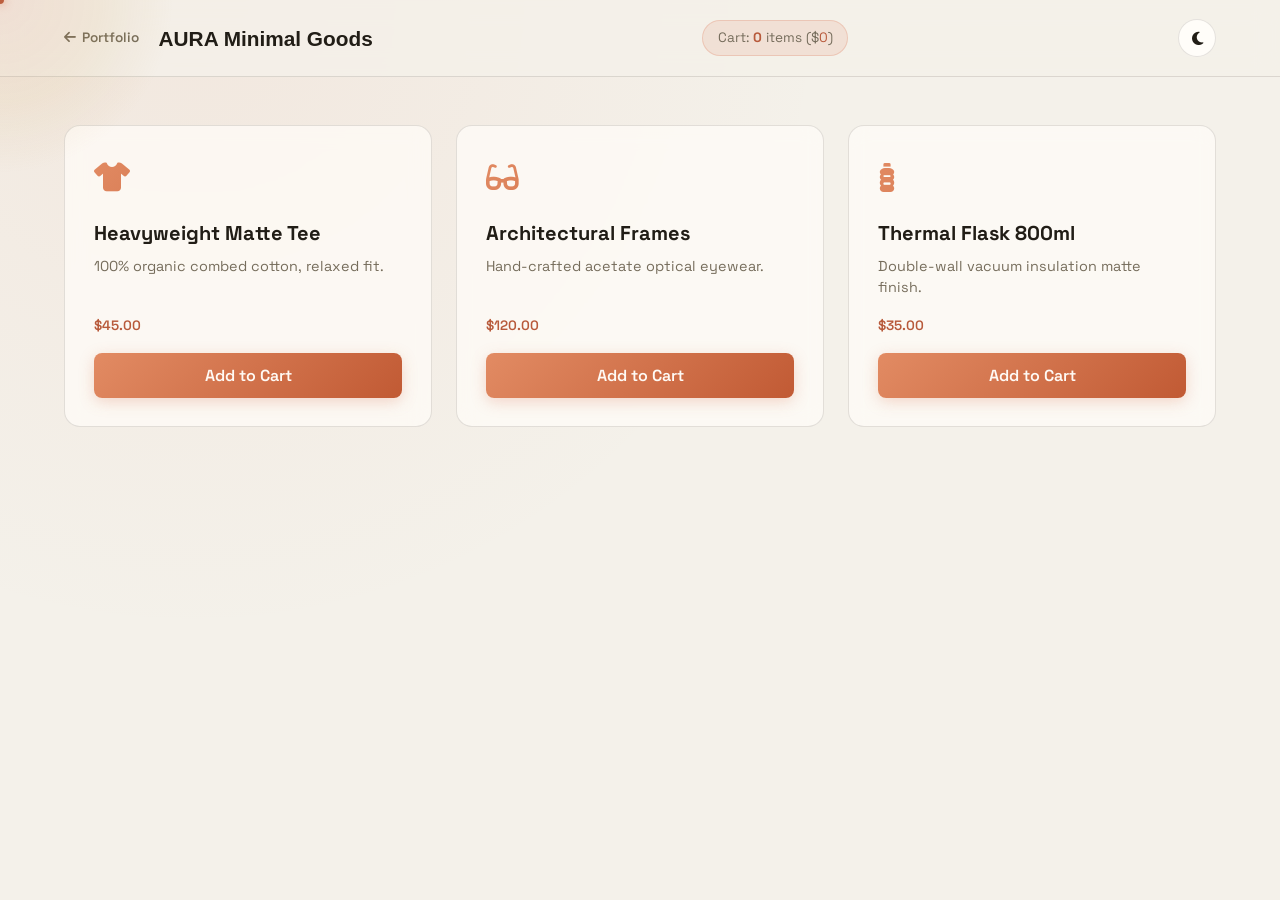
<file: ecommerce_2.html>
<!DOCTYPE html>
<html lang="en">
<head>
  <meta charset="UTF-8">
  <meta name="viewport" content="width=device-width, initial-scale=1.0">
  <script>
    (function () {
      var t = localStorage.getItem('devhoney-theme');
      var d = window.matchMedia && window.matchMedia('(prefers-color-scheme: dark)').matches;
      document.documentElement.setAttribute('data-theme', t || (d ? 'dark' : 'light'));
    })();
  </script>
  <title>AURA Minimal Goods | DEVHONEY</title>
  <link rel="stylesheet" href="style.css">
  <link rel="stylesheet" href="https://cdnjs.cloudflare.com/ajax/libs/font-awesome/6.4.0/css/all.min.css">
  <link href="https://fonts.googleapis.com/css2?family=Space+Grotesk:wght@400;600;700&display=swap" rel="stylesheet">
</head>
<body class="app-body">

  <div class="cursor-dot"></div>
  <div class="cursor-glow"></div>

  <header class="app-header">
    <div class="header-brand">
      <a href="index.html" class="back-link"><i class="fa-solid fa-arrow-left"></i> Portfolio</a>
      <h1>AURA Minimal Goods</h1>
    </div>
    <div class="cart-status">
      Cart: <strong id="cartCount">0</strong> items ($<span id="cartTotal">0</span>)
    </div>
  </header>

  <main class="app-container">
    <div class="hud-grid">
      <div class="bento-card product-card">
        <div class="card-icon"><i class="fa-solid fa-shirt"></i></div>
        <h3>Heavyweight Matte Tee</h3>
        <p>100% organic combed cotton, relaxed fit.</p>
        <span class="subtitle">$45.00</span>
        <button class="btn-primary full-width add-to-cart" data-price="45">Add to Cart</button>
      </div>

      <div class="bento-card product-card">
        <div class="card-icon"><i class="fa-solid fa-glasses"></i></div>
        <h3>Architectural Frames</h3>
        <p>Hand-crafted acetate optical eyewear.</p>
        <span class="subtitle">$120.00</span>
        <button class="btn-primary full-width add-to-cart" data-price="120">Add to Cart</button>
      </div>

      <div class="bento-card product-card">
        <div class="card-icon"><i class="fa-solid fa-bottle-water"></i></div>
        <h3>Thermal Flask 800ml</h3>
        <p>Double-wall vacuum insulation matte finish.</p>
        <span class="subtitle">$35.00</span>
        <button class="btn-primary full-width add-to-cart" data-price="35">Add to Cart</button>
      </div>
    </div>
  </main>

  <script src="script.js"></script>
</body>
</html>
</file>
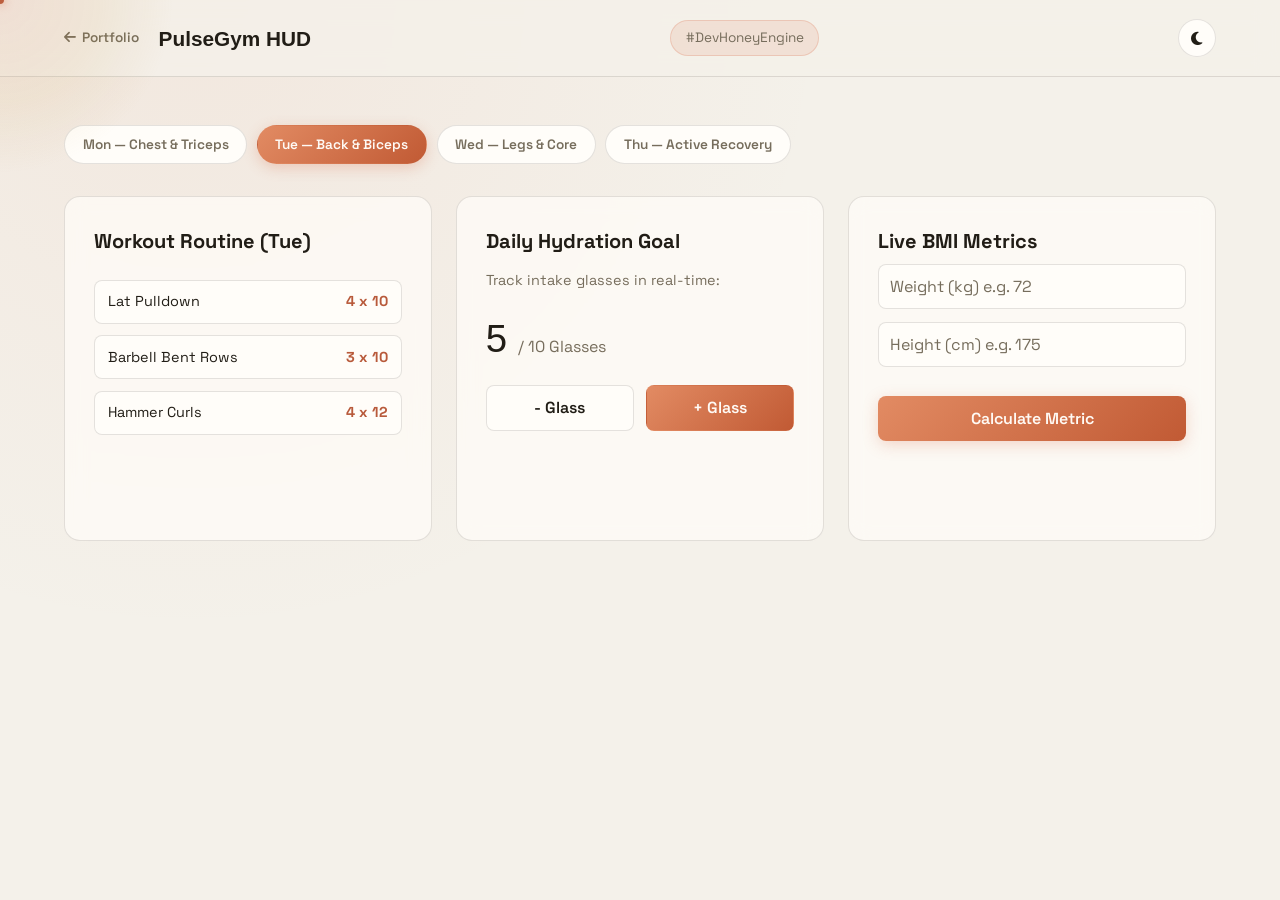
<file: gym_2.html>
<!DOCTYPE html>
<html lang="en">
<head>
  <meta charset="UTF-8">
  <meta name="viewport" content="width=device-width, initial-scale=1.0">
  <script>
    (function () {
      var t = localStorage.getItem('devhoney-theme');
      var d = window.matchMedia && window.matchMedia('(prefers-color-scheme: dark)').matches;
      document.documentElement.setAttribute('data-theme', t || (d ? 'dark' : 'light'));
    })();
  </script>
  <title> Gym HUD | DEVHONEY</title>
  <link rel="stylesheet" href="style.css">
  <link rel="stylesheet" href="https://cdnjs.cloudflare.com/ajax/libs/font-awesome/6.4.0/css/all.min.css">
  <link href="https://fonts.googleapis.com/css2?family=Space+Grotesk:wght@400;600;700&display=swap" rel="stylesheet">
</head>
<body class="app-body">

  <div class="cursor-dot"></div>
  <div class="cursor-glow"></div>

  <header class="app-header">
    <div class="header-brand">
      <a href="index.html" class="back-link"><i class="fa-solid fa-arrow-left"></i> Portfolio</a>
      <h1>PulseGym HUD</h1>
    </div>
    <span class="engine-tag">#DevHoneyEngine</span>
  </header>

  <main class="app-container">
    <!-- Day Tabs -->
    <div class="tab-bar">
      <button class="tab-btn" data-day="mon">Mon — Chest & Triceps</button>
      <button class="tab-btn active" data-day="tue">Tue — Back & Biceps</button>
      <button class="tab-btn" data-day="wed">Wed — Legs & Core</button>
      <button class="tab-btn" data-day="thu">Thu — Active Recovery</button>
    </div>

    <!-- HUD Dashboard Cards -->
    <div class="hud-grid">
      <!-- Workout Split Card -->
      <div class="bento-card hud-card">
        <h3>Workout Routine (<span id="currentDay">Tue</span>)</h3>
        <ul class="routine-list" id="routineList">
          <li><span>Lat Pulldown</span> <strong>4 x 10</strong></li>
          <li><span>Barbell Bent Rows</span> <strong>3 x 10</strong></li>
          <li><span>Hammer Curls</span> <strong>4 x 12</strong></li>
        </ul>
      </div>

      <!-- Hydration Counter -->
      <div class="bento-card hud-card">
        <h3>Daily Hydration Goal</h3>
        <p class="subtext">Track intake glasses in real-time:</p>
        <div class="counter-display">
          <span id="waterCount">5</span> <small>/ 10 Glasses</small>
        </div>
        <div class="counter-controls">
          <button class="counter-btn" id="removeGlass">- Glass</button>
          <button class="counter-btn primary" id="addGlass">+ Glass</button>
        </div>
      </div>

      <!-- Live BMI Calculator -->
      <div class="bento-card hud-card">
        <h3>Live BMI Metrics</h3>
        <div class="bmi-inputs">
          <input type="number" id="bmiWeight" placeholder="Weight (kg) e.g. 72">
          <input type="number" id="bmiHeight" placeholder="Height (cm) e.g. 175">
          <button class="btn-primary full-width" id="calcBmiBtn">Calculate Metric</button>
        </div>
        <div class="bmi-result" id="bmiResult">Enter details above</div>
      </div>
    </div>
  </main>

  <script src="script.js"></script>
</body>
</html>
</file>
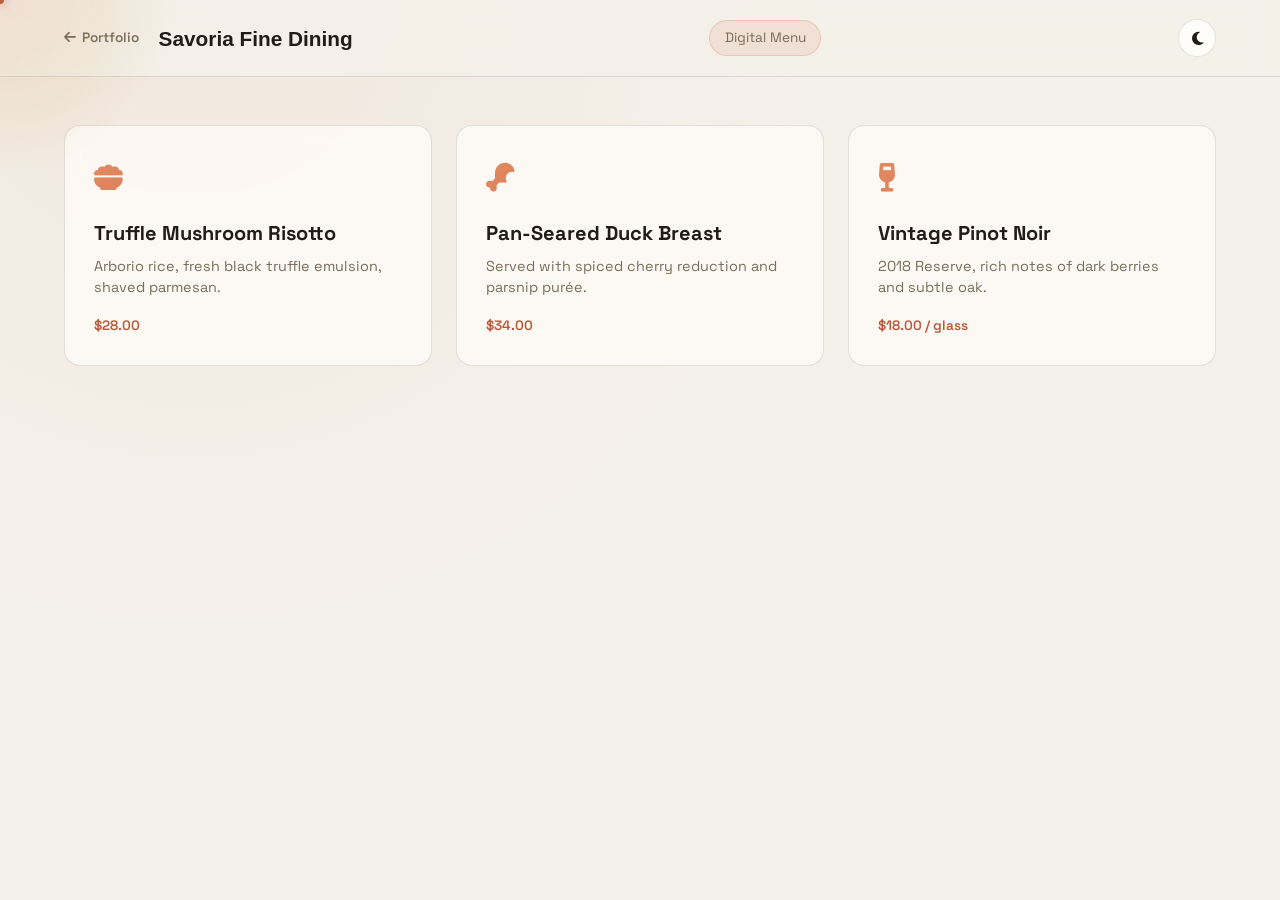
<file: restaurant_2.html>
<!DOCTYPE html>
<html lang="en">
<head>
  <meta charset="UTF-8">
  <meta name="viewport" content="width=device-width, initial-scale=1.0">
  <script>
    (function () {
      var t = localStorage.getItem('devhoney-theme');
      var d = window.matchMedia && window.matchMedia('(prefers-color-scheme: dark)').matches;
      document.documentElement.setAttribute('data-theme', t || (d ? 'dark' : 'light'));
    })();
  </script>
  <title>Savoria Culinary | DEVHONEY</title>
  <link rel="stylesheet" href="style.css">
  <link rel="stylesheet" href="https://cdnjs.cloudflare.com/ajax/libs/font-awesome/6.4.0/css/all.min.css">
  <link href="https://fonts.googleapis.com/css2?family=Space+Grotesk:wght@400;600;700&display=swap" rel="stylesheet">
</head>
<body class="app-body">

  <div class="cursor-dot"></div>
  <div class="cursor-glow"></div>

  <header class="app-header">
    <div class="header-brand">
      <a href="index.html" class="back-link"><i class="fa-solid fa-arrow-left"></i> Portfolio</a>
      <h1>Savoria Fine Dining</h1>
    </div>
    <span class="engine-tag">Digital Menu</span>
  </header>

  <main class="app-container">
    <div class="hud-grid">
      <div class="bento-card menu-card">
        <div class="card-icon"><i class="fa-solid fa-bowl-food"></i></div>
        <h3>Truffle Mushroom Risotto</h3>
        <p>Arborio rice, fresh black truffle emulsion, shaved parmesan.</p>
        <span class="subtitle">$28.00</span>
      </div>

      <div class="bento-card menu-card">
        <div class="card-icon"><i class="fa-solid fa-drumstick-bite"></i></div>
        <h3>Pan-Seared Duck Breast</h3>
        <p>Served with spiced cherry reduction and parsnip purée.</p>
        <span class="subtitle">$34.00</span>
      </div>

      <div class="bento-card menu-card">
        <div class="card-icon"><i class="fa-solid fa-wine-glass"></i></div>
        <h3>Vintage Pinot Noir</h3>
        <p>2018 Reserve, rich notes of dark berries and subtle oak.</p>
        <span class="subtitle">$18.00 / glass</span>
      </div>
    </div>
  </main>

  <script src="script.js"></script>
</body>
</html>
</file>
<file: style.css>
:root {
  --bg: #F4F1EA;
  --bg-soft: #ECE6D8;
  --surface: #FFFDF9;
  --card-bg: rgba(255, 253, 249, 0.72);
  --border-color: rgba(33, 29, 22, 0.12);
  --border-strong: rgba(33, 29, 22, 0.22);

  --accent: #D97757;
  --accent-dark: #B85A3B;
  --accent-soft: rgba(217, 119, 87, 0.14);
  --accent-gradient: linear-gradient(135deg, #E28B63 0%, #C15A34 100%);

  --ink: #211D16;
  --ink-muted: #766D5C;

  --nav-bg: rgba(244, 241, 234, 0.82);
  --tag-bg: rgba(33, 29, 22, 0.05);

  --font-heading: 'Syne', sans-serif;
  --font-body: 'Space Grotesk', sans-serif;

  --ease: cubic-bezier(0.22, 1, 0.36, 1);

  color-scheme: light;
}

:root[data-theme="dark"] {
  --bg: #17140F;
  --bg-soft: #1F1B14;
  --surface: #201C15;
  --card-bg: rgba(32, 28, 21, 0.7);
  --border-color: rgba(255, 255, 255, 0.10);
  --border-strong: rgba(255, 255, 255, 0.20);

  --accent: #E08A63;
  --accent-dark: #F0A57E;
  --accent-soft: rgba(224, 138, 99, 0.18);
  --accent-gradient: linear-gradient(135deg, #E6936B 0%, #C96A3F 100%);

  --ink: #F2ECDF;
  --ink-muted: #A79C86;

  --nav-bg: rgba(23, 20, 15, 0.85);
  --tag-bg: rgba(255, 255, 255, 0.06);

  color-scheme: dark;
}

@media (prefers-reduced-motion: reduce) {
  *, *::before, *::after {
    animation-duration: 0.01ms !important;
    animation-iteration-count: 1 !important;
    transition-duration: 0.01ms !important;
    scroll-behavior: auto !important;
  }
}

* {
  margin: 0;
  padding: 0;
  box-sizing: border-box;
}

a {
  color: inherit;
  text-decoration: none;
}

input, textarea, button {
  font-family: inherit;
  font-size: inherit;
  outline: none;
}

html {
  scroll-behavior: smooth;
}

body {
  background-color: var(--bg);
  background-image: radial-gradient(circle at 15% 0%, rgba(217, 119, 87, 0.08), transparent 45%);
  color: var(--ink);
  font-family: var(--font-body);
  line-height: 1.6;
  overflow-x: hidden;
  position: relative;
  width: 100%;
  transition: background-color 0.4s ease, color 0.4s ease;
}

/* Custom Cursor Effects */
.cursor-dot,
.cursor-glow {
  position: fixed;
  top: 0;
  left: 0;
  pointer-events: none;
  border-radius: 50%;
  z-index: 9999;
  transform: translate(-50%, -50%);
}

.cursor-dot {
  width: 8px;
  height: 8px;
  background: var(--accent-dark);
  box-shadow: 0 0 10px rgba(217, 119, 87, 0.7);
}

.cursor-glow {
  width: 350px;
  height: 350px;
  background: radial-gradient(circle, rgba(217, 119, 87, 0.14) 0%, rgba(201, 154, 70, 0.10) 40%, transparent 70%);
  transition: transform 0.1s ease-out;
}

@media (max-width: 900px) {
  .cursor-dot, .cursor-glow { display: none; }
}

/* Scroll Progress Bar */
.scroll-progress {
  position: fixed;
  top: 0;
  left: 0;
  height: 3px;
  width: 0%;
  background: var(--accent-gradient);
  z-index: 10000;
  transition: width 0.1s linear;
}

/* Ripple effect on buttons */
.btn-primary, .btn-secondary, .tab-btn, .counter-btn, .add-to-cart {
  position: relative;
  overflow: hidden;
}

.ripple {
  position: absolute;
  border-radius: 50%;
  transform: scale(0);
  background: rgba(255, 255, 255, 0.55);
  animation: rippleAnim 0.6s var(--ease);
  pointer-events: none;
}

.btn-secondary .ripple, .tab-btn .ripple, .counter-btn .ripple {
  background: rgba(217, 119, 87, 0.25);
}

@keyframes rippleAnim {
  to {
    transform: scale(3);
    opacity: 0;
  }
}

/* Shine sweep on card hover */
.bento-card, .menu-card, .product-card, .hud-card {
  position: relative;
}

.bento-card::before,
.menu-card::before,
.product-card::before,
.hud-card::before {
  content: '';
  position: absolute;
  inset: 0;
  border-radius: inherit;
  background: linear-gradient(115deg, transparent 40%, rgba(217, 119, 87, 0.16) 50%, transparent 60%);
  background-size: 250% 250%;
  background-position: 120% 0;
  opacity: 0;
  transition: opacity 0.3s ease;
  pointer-events: none;
}

.bento-card:hover::before,
.menu-card:hover::before,
.product-card:hover::before,
.hud-card:hover::before {
  opacity: 1;
  animation: shineSweep 1s ease forwards;
}

@keyframes shineSweep {
  from { background-position: 120% 0; }
  to { background-position: -20% 0; }
}

/* Back to top button */
.back-to-top {
  position: fixed;
  bottom: 1.8rem;
  right: 1.8rem;
  width: 46px;
  height: 46px;
  border-radius: 50%;
  background: var(--accent-gradient);
  color: #fffaf5;
  border: none;
  display: flex;
  align-items: center;
  justify-content: center;
  font-size: 1.1rem;
  cursor: pointer;
  box-shadow: 0 6px 18px rgba(184, 90, 59, 0.3);
  z-index: 500;
  opacity: 0;
  transform: translateY(16px) scale(0.9);
  pointer-events: none;
  transition: opacity 0.35s var(--ease), transform 0.35s var(--ease);
}

.back-to-top.show {
  opacity: 1;
  transform: translateY(0) scale(1);
  pointer-events: auto;
}

.back-to-top:hover {
  transform: translateY(-3px) scale(1.05);
}

/* Theme Toggle */
.theme-toggle {
  width: 38px;
  height: 38px;
  border-radius: 50%;
  border: 1px solid var(--border-color);
  background: var(--surface);
  color: var(--ink);
  display: inline-flex;
  align-items: center;
  justify-content: center;
  cursor: pointer;
  font-size: 0.95rem;
  transition: all 0.3s var(--ease);
  flex-shrink: 0;
}

.theme-toggle:hover {
  border-color: var(--accent);
  color: var(--accent-dark);
  transform: rotate(15deg);
}

.theme-toggle i {
  transition: transform 0.4s var(--ease), opacity 0.3s ease;
}

.theme-toggle.spin i {
  animation: toggleSpin 0.4s var(--ease);
}

@keyframes toggleSpin {
  from { transform: rotate(-90deg) scale(0.6); opacity: 0; }
  to { transform: rotate(0) scale(1); opacity: 1; }
}

/* Navbar */
.navbar {
  display: flex;
  justify-content: space-between;
  align-items: center;
  padding: 1.2rem 5%;
  border-bottom: 1px solid var(--border-color);
  background: var(--nav-bg);
  backdrop-filter: blur(12px);
  position: sticky;
  top: 0;
  z-index: 100;
  width: 100%;
}

.logo {
  font-family: var(--font-heading);
  font-size: 1.4rem;
  font-weight: 800;
  color: var(--ink);
}

.logo span {
  background: var(--accent-gradient);
  -webkit-background-clip: text;
  -webkit-text-fill-color: transparent;
}

.nav-links {
  display: flex;
  align-items: center;
  gap: 1.2rem;
}

.nav-links a:not(.nav-btn) {
  position: relative;
  color: var(--ink-muted);
  font-size: 0.9rem;
  transition: color 0.3s ease;
  padding-bottom: 2px;
}

.nav-links a:not(.nav-btn)::after {
  content: '';
  position: absolute;
  left: 0;
  bottom: 0;
  width: 0%;
  height: 1.5px;
  background: var(--accent);
  transition: width 0.3s var(--ease);
}

.nav-links a:not(.nav-btn):hover {
  color: var(--ink);
}

.nav-links a:not(.nav-btn):hover::after {
  width: 100%;
}

.nav-btn {
  padding: 0.5rem 1rem;
}

/* Hero Section Layout */
.hero {
  padding: 4rem 5%;
  max-width: 1280px;
  margin: 0 auto;
  display: flex;
  align-items: center;
  justify-content: space-between;
  gap: 2rem;
  min-height: 80vh;
  width: 100%;
}

.hero-content {
  flex: 1;
  max-width: 600px;
}

.hero-content > * {
  opacity: 0;
  transform: translateY(18px);
  animation: heroRise 0.8s var(--ease) forwards;
}

.hero-content > *:nth-child(1) { animation-delay: 0.05s; }
.hero-content > *:nth-child(2) { animation-delay: 0.16s; }
.hero-content > *:nth-child(3) { animation-delay: 0.27s; }
.hero-content > *:nth-child(4) { animation-delay: 0.38s; }
.hero-content > *:nth-child(5) { animation-delay: 0.49s; }

@keyframes heroRise {
  to { opacity: 1; transform: translateY(0); }
}

.hero h1 {
  font-family: var(--font-heading);
  font-size: 3rem;
  line-height: 1.15;
  margin: 1rem 0;
  color: var(--ink);
  background: linear-gradient(100deg, var(--ink) 40%, var(--accent) 50%, var(--ink) 60%);
  background-size: 260% 100%;
  -webkit-background-clip: text;
  -webkit-text-fill-color: transparent;
  background-clip: text;
  animation: heroRise 0.8s var(--ease) forwards, shimmerText 5s ease-in-out 1.4s infinite;
}

@keyframes shimmerText {
  0% { background-position: 100% 0; }
  50% { background-position: 0% 0; }
  100% { background-position: 100% 0; }
}

.hero p {
  color: var(--ink-muted);
  font-size: 1.1rem;
  margin-bottom: 2rem;
}

.hero-actions {
  display: flex;
  gap: 1rem;
}

.badge {
  display: inline-block;
  padding: 0.35rem 0.85rem;
  background: var(--accent-soft);
  border: 1px solid rgba(217, 119, 87, 0.35);
  color: var(--accent-dark);
  border-radius: 20px;
  font-size: 0.8rem;
  font-weight: 600;
  animation: heroRise 0.8s var(--ease) forwards, badgePulse 3.2s ease-in-out 1s infinite;
}

@keyframes badgePulse {
  0%, 100% { box-shadow: 0 0 0 0 rgba(217, 119, 87, 0.25); }
  50% { box-shadow: 0 0 0 6px rgba(217, 119, 87, 0); }
}

/* 3D Canvas Box Next to Text */
.hero-3d-wrapper {
  flex: 1;
  height: 450px;
  width: 100%;
  display: flex;
  align-items: center;
  justify-content: center;
  position: relative;
  opacity: 0;
  animation: heroFadeIn 1s var(--ease) 0.3s forwards;
}

@keyframes heroFadeIn {
  to { opacity: 1; }
}

.hero-3d-wrapper::before {
  content: '';
  position: absolute;
  width: 78%;
  height: 78%;
  border-radius: 50%;
  background: conic-gradient(from 0deg, rgba(217,119,87,0.16), rgba(201,154,70,0.10), rgba(217,119,87,0.16));
  filter: blur(22px);
  animation: ringSpin 16s linear infinite;
  z-index: 0;
}

@keyframes ringSpin {
  to { transform: rotate(360deg); }
}

#bg-3d {
  width: 100% !important;
  height: 100% !important;
  pointer-events: none;
  position: relative;
  z-index: 1;
}

/* Social Media Links */
.social-links {
  display: flex;
  gap: 1.2rem;
  margin-top: 2.5rem;
  flex-wrap: wrap;
}

.social-links a {
  font-size: 1.4rem;
  color: var(--ink-muted);
  transition: all 0.3s ease;
  display: inline-block;
  animation: iconFloat 3.4s ease-in-out infinite;
}

.social-links a:nth-child(2) { animation-delay: 0.2s; }
.social-links a:nth-child(3) { animation-delay: 0.4s; }
.social-links a:nth-child(4) { animation-delay: 0.6s; }
.social-links a:nth-child(5) { animation-delay: 0.8s; }
.social-links a:nth-child(6) { animation-delay: 1.0s; }

@keyframes iconFloat {
  0%, 100% { transform: translateY(0); }
  50% { transform: translateY(-5px); }
}

.social-links a:hover {
  color: var(--accent-dark);
  transform: translateY(-3px) scale(1.15);
  animation-play-state: paused;
}

/* Buttons */
.btn-primary, .btn-secondary {
  display: inline-flex;
  align-items: center;
  justify-content: center;
  padding: 0.75rem 1.5rem;
  border-radius: 8px;
  font-weight: 600;
  cursor: pointer;
  border: none;
  transition: all 0.3s var(--ease);
}

.btn-primary {
  background: var(--accent-gradient);
  color: #fffaf5;
  box-shadow: 0 4px 15px rgba(217, 119, 87, 0.28);
}

.btn-primary:hover {
  opacity: 0.95;
  transform: translateY(-2px);
  box-shadow: 0 8px 22px rgba(184, 90, 59, 0.35);
}

.btn-primary:active {
  transform: translateY(0) scale(0.98);
}

.btn-secondary {
  background: transparent;
  color: var(--ink);
  border: 1px solid var(--border-strong);
}

.btn-secondary:hover {
  border-color: var(--accent);
  color: var(--accent-dark);
  transform: translateY(-2px);
}

.full-width {
  width: 100%;
  margin-top: 1rem;
}

/* Section Styling */
.section {
  padding: 4rem 5%;
  max-width: 1280px;
  margin: 0 auto;
  width: 100%;
}

.section-title {
  margin-bottom: 2rem;
}

.section-title h2 {
  font-family: var(--font-heading);
  font-size: 2rem;
  color: var(--ink);
}

.section-title p {
  color: var(--ink-muted);
}

/* Scroll reveal (2D) */
.reveal {
  opacity: 0;
  transform: translateY(24px);
  transition: opacity 0.7s var(--ease), transform 0.7s var(--ease);
}

.reveal.is-visible {
  opacity: 1;
  transform: translateY(0);
}

/* Bento Grid */
.bento-grid {
  display: grid;
  grid-template-columns: repeat(auto-fit, minmax(280px, 1fr));
  gap: 1.5rem;
  width: 100%;
}

.bento-card {
  background: var(--card-bg);
  border: 1px solid var(--border-color);
  border-radius: 16px;
  padding: 1.8rem;
  display: flex;
  flex-direction: column;
  backdrop-filter: blur(10px);
  transition: transform 0.25s var(--ease), border-color 0.3s ease, box-shadow 0.3s ease;
  width: 100%;
}

.bento-card.feature-highlight {
  border-color: rgba(217, 119, 87, 0.4);
  background: linear-gradient(135deg, rgba(217, 119, 87, 0.09) 0%, rgba(201, 154, 70, 0.09) 100%);
}

.bento-card:hover {
  border-color: var(--accent);
  box-shadow: 0 14px 32px rgba(184, 90, 59, 0.18);
}

.card-icon {
  font-size: 1.8rem;
  background: var(--accent-gradient);
  -webkit-background-clip: text;
  -webkit-text-fill-color: transparent;
  margin-bottom: 1rem;
  transition: transform 0.3s var(--ease);
}

.bento-card:hover .card-icon {
  transform: scale(1.12) rotate(-4deg);
}

.bento-card h3 {
  color: var(--ink);
  font-size: 1.25rem;
  margin-bottom: 0.4rem;
}

.bento-card p {
  color: var(--ink-muted);
  font-size: 0.9rem;
  line-height: 1.5;
  margin-bottom: 1rem;
}

.subtitle {
  font-size: 0.85rem;
  color: var(--accent-dark);
  margin-top: auto;
  display: inline-block;
  font-weight: 600;
}

.tag {
  align-self: flex-start;
  margin-top: auto;
  padding: 0.25rem 0.75rem;
  background: var(--tag-bg);
  border-radius: 20px;
  font-size: 0.75rem;
  color: var(--ink-muted);
}

.tag.accent {
  background: rgba(217, 119, 87, 0.14);
  border: 1px solid rgba(217, 119, 87, 0.3);
  color: var(--accent-dark);
}

/* Contact Form */
.contact-form {
  max-width: 600px;
  display: flex;
  flex-direction: column;
  gap: 1rem;
  width: 100%;
}

.input-group {
  display: flex;
  gap: 1rem;
}

.contact-form input,
.contact-form textarea {
  width: 100%;
  padding: 0.8rem;
  background: var(--surface);
  border: 1px solid var(--border-color);
  border-radius: 8px;
  color: var(--ink);
  transition: border-color 0.3s ease, box-shadow 0.3s ease;
}

.contact-form input::placeholder,
.contact-form textarea::placeholder {
  color: var(--ink-muted);
}

.contact-form input:focus,
.contact-form textarea:focus {
  border-color: var(--accent);
  box-shadow: 0 0 0 3px var(--accent-soft);
}

/* ===================== */
/* App sub-pages (menu / shop / gym) */
/* ===================== */

.app-body {
  min-height: 100vh;
}

.app-header {
  display: flex;
  justify-content: space-between;
  align-items: center;
  padding: 1.2rem 5%;
  border-bottom: 1px solid var(--border-color);
  background: var(--nav-bg);
  backdrop-filter: blur(12px);
  position: sticky;
  top: 0;
  z-index: 100;
}

.header-brand {
  display: flex;
  align-items: center;
  gap: 1.2rem;
}

.header-brand h1 {
  font-family: var(--font-heading);
  font-size: 1.3rem;
  color: var(--ink);
}

.back-link {
  display: inline-flex;
  align-items: center;
  gap: 0.4rem;
  color: var(--ink-muted);
  font-size: 0.85rem;
  font-weight: 600;
  transition: color 0.25s ease, transform 0.25s ease;
}

.back-link:hover {
  color: var(--accent-dark);
  transform: translateX(-3px);
}

.engine-tag, .cart-status {
  font-size: 0.85rem;
  color: var(--ink-muted);
  background: var(--accent-soft);
  padding: 0.4rem 0.9rem;
  border-radius: 20px;
  border: 1px solid rgba(217, 119, 87, 0.25);
}

.cart-status strong, .cart-status span {
  color: var(--accent-dark);
}

.cart-status.bump {
  animation: bump 0.35s var(--ease);
}

@keyframes bump {
  0% { transform: scale(1); }
  40% { transform: scale(1.12); }
  100% { transform: scale(1); }
}

.app-container {
  max-width: 1280px;
  margin: 0 auto;
  padding: 3rem 5%;
}

.hud-grid {
  display: grid;
  grid-template-columns: repeat(auto-fit, minmax(280px, 1fr));
  gap: 1.5rem;
}

.menu-card, .product-card, .hud-card {
  background: var(--card-bg);
  border: 1px solid var(--border-color);
  border-radius: 16px;
  padding: 1.8rem;
  backdrop-filter: blur(10px);
  transition: transform 0.25s var(--ease), border-color 0.3s ease, box-shadow 0.3s ease;
  display: flex;
  flex-direction: column;
}

.menu-card:hover, .product-card:hover, .hud-card:hover {
  border-color: var(--accent);
  box-shadow: 0 14px 32px rgba(184, 90, 59, 0.16);
  transform: translateY(-4px);
}

/* Gym: day tabs */
.tab-bar {
  display: flex;
  flex-wrap: wrap;
  gap: 0.6rem;
  margin-bottom: 2rem;
}

.tab-btn {
  padding: 0.6rem 1.1rem;
  border-radius: 20px;
  border: 1px solid var(--border-color);
  background: var(--surface);
  color: var(--ink-muted);
  font-size: 0.85rem;
  font-weight: 600;
  cursor: pointer;
  transition: all 0.25s var(--ease);
}

.tab-btn:hover {
  border-color: var(--accent);
  color: var(--accent-dark);
}

.tab-btn.active {
  background: var(--accent-gradient);
  border-color: transparent;
  color: #fffaf5;
  box-shadow: 0 4px 14px rgba(217, 119, 87, 0.3);
}

.routine-list {
  list-style: none;
  display: flex;
  flex-direction: column;
  gap: 0.7rem;
  margin-top: 1rem;
}

.routine-list li {
  display: flex;
  justify-content: space-between;
  padding: 0.6rem 0.8rem;
  background: var(--surface);
  border-radius: 8px;
  border: 1px solid var(--border-color);
  font-size: 0.9rem;
  animation: heroRise 0.5s var(--ease) forwards;
  opacity: 0;
}

.routine-list li:nth-child(1) { animation-delay: 0.05s; }
.routine-list li:nth-child(2) { animation-delay: 0.12s; }
.routine-list li:nth-child(3) { animation-delay: 0.19s; }
.routine-list li:nth-child(4) { animation-delay: 0.26s; }

.routine-list strong {
  color: var(--accent-dark);
}

.subtext {
  color: var(--ink-muted);
  font-size: 0.85rem;
  margin: 0.4rem 0 1rem;
}

.counter-display {
  font-family: var(--font-heading);
  font-size: 2.4rem;
  color: var(--ink);
  margin-bottom: 1rem;
  transition: transform 0.2s var(--ease);
}

.counter-display.pulse {
  animation: bump 0.3s var(--ease);
}

.counter-display small {
  font-size: 1rem;
  color: var(--ink-muted);
  font-family: var(--font-body);
}

.counter-controls {
  display: flex;
  gap: 0.8rem;
}

.counter-btn {
  flex: 1;
  padding: 0.7rem;
  border-radius: 8px;
  border: 1px solid var(--border-color);
  background: var(--surface);
  color: var(--ink);
  font-weight: 600;
  cursor: pointer;
  transition: all 0.25s var(--ease);
}

.counter-btn:hover {
  border-color: var(--accent);
  transform: translateY(-2px);
}

.counter-btn.primary {
  background: var(--accent-gradient);
  border-color: transparent;
  color: #fffaf5;
}

.bmi-inputs {
  display: flex;
  flex-direction: column;
  gap: 0.8rem;
}

.bmi-inputs input {
  padding: 0.7rem;
  border-radius: 8px;
  border: 1px solid var(--border-color);
  background: var(--surface);
  color: var(--ink);
  transition: border-color 0.25s ease, box-shadow 0.25s ease;
}

.bmi-inputs input::placeholder {
  color: var(--ink-muted);
}

.bmi-inputs input:focus {
  border-color: var(--accent);
  box-shadow: 0 0 0 3px var(--accent-soft);
}

.bmi-result {
  margin-top: 1rem;
  padding: 0.9rem;
  text-align: center;
  border-radius: 8px;
  background: var(--accent-soft);
  color: var(--accent-dark);
  font-weight: 600;
  opacity: 0;
  transform: scale(0.96);
  transition: opacity 0.35s var(--ease), transform 0.35s var(--ease);
}

.bmi-result.show {
  opacity: 1;
  transform: scale(1);
}

/* Responsive Mobile Layout Rules */
@media (max-width: 900px) {
  .hero {
    flex-direction: column;
    text-align: center;
    padding-top: 2rem;
    gap: 1.5rem;
  }

  .hero-content {
    max-width: 100%;
    display: flex;
    flex-direction: column;
    align-items: center;
  }

  .hero h1 {
    font-size: 2.2rem;
  }

  .hero-actions {
    justify-content: center;
    width: 100%;
  }

  .hero-3d-wrapper {
    width: 100%;
    height: 300px;
    margin-top: 1rem;
  }

  .social-links {
    justify-content: center;
  }

  .input-group {
    flex-direction: column;
  }

  .nav-links a:not(.nav-btn) {
    display: none;
  }

  .bento-grid {
    grid-template-columns: 1fr;
  }
}
</file>
